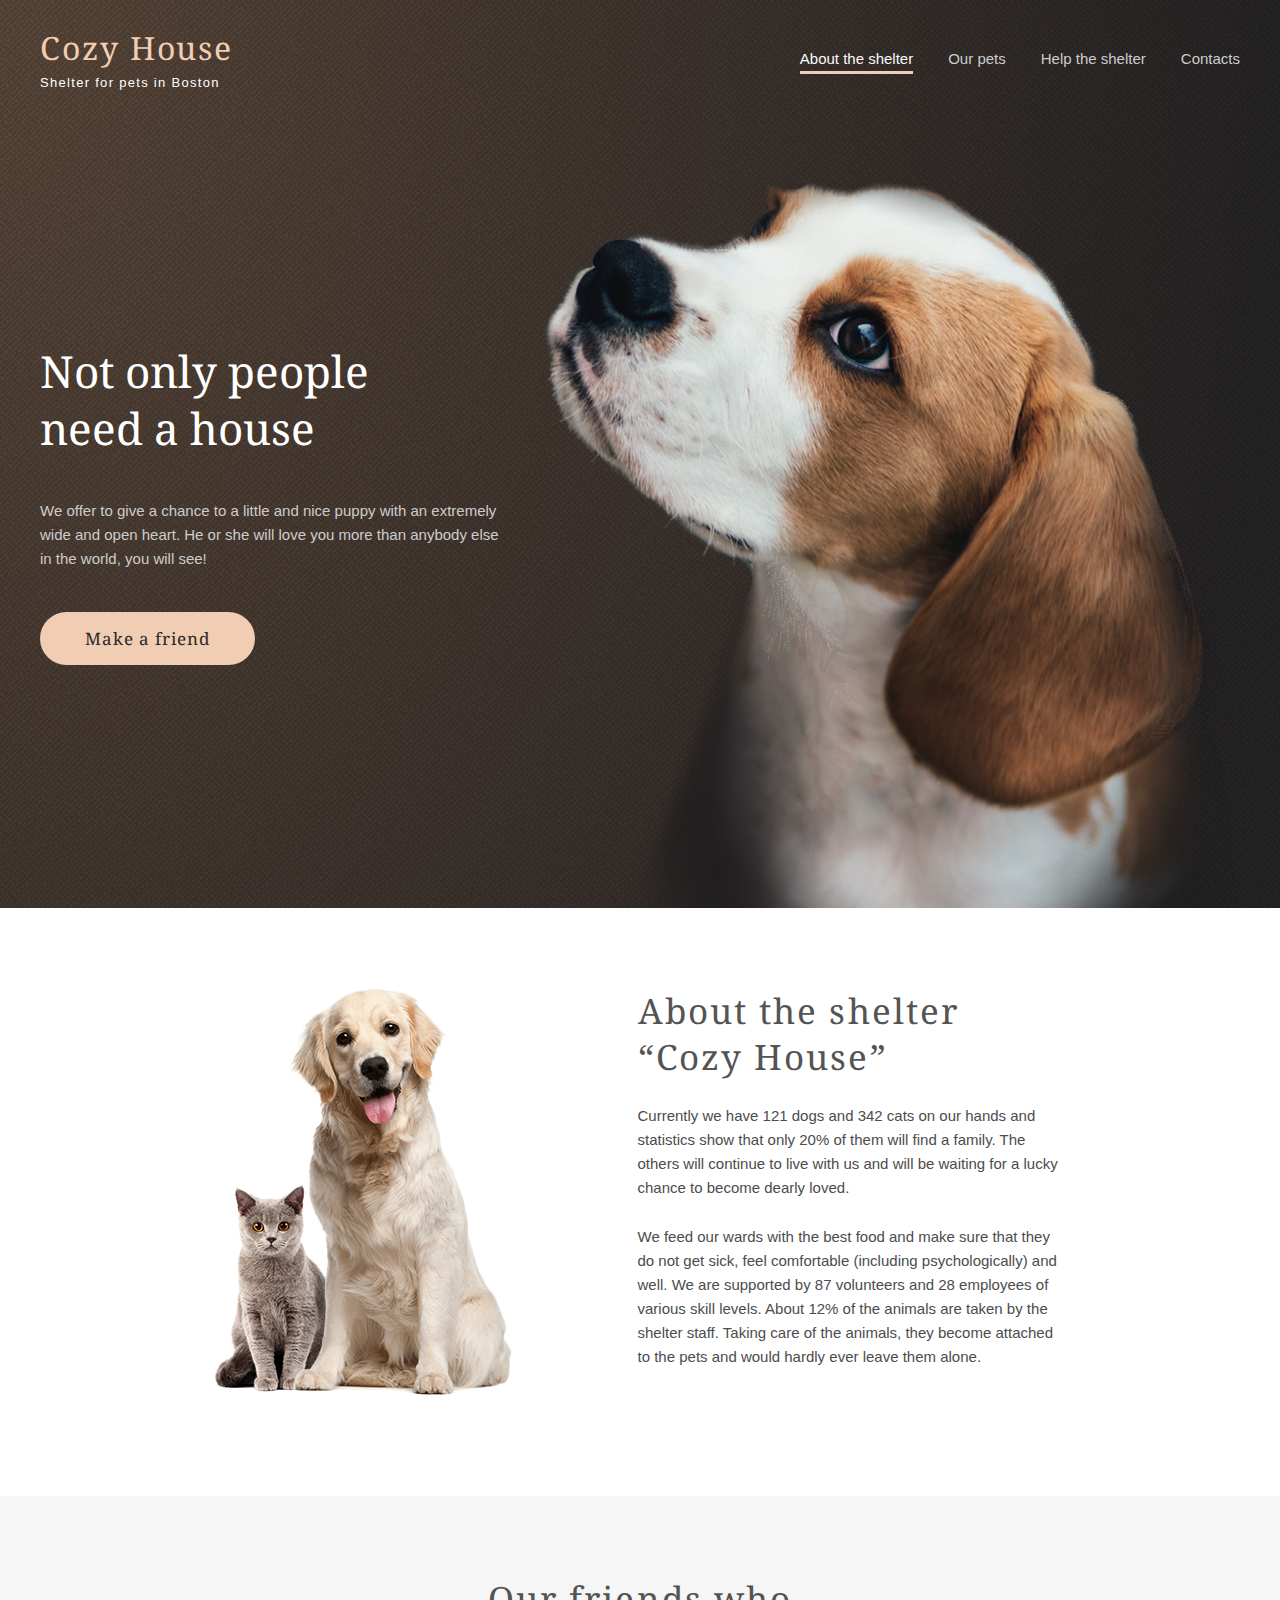
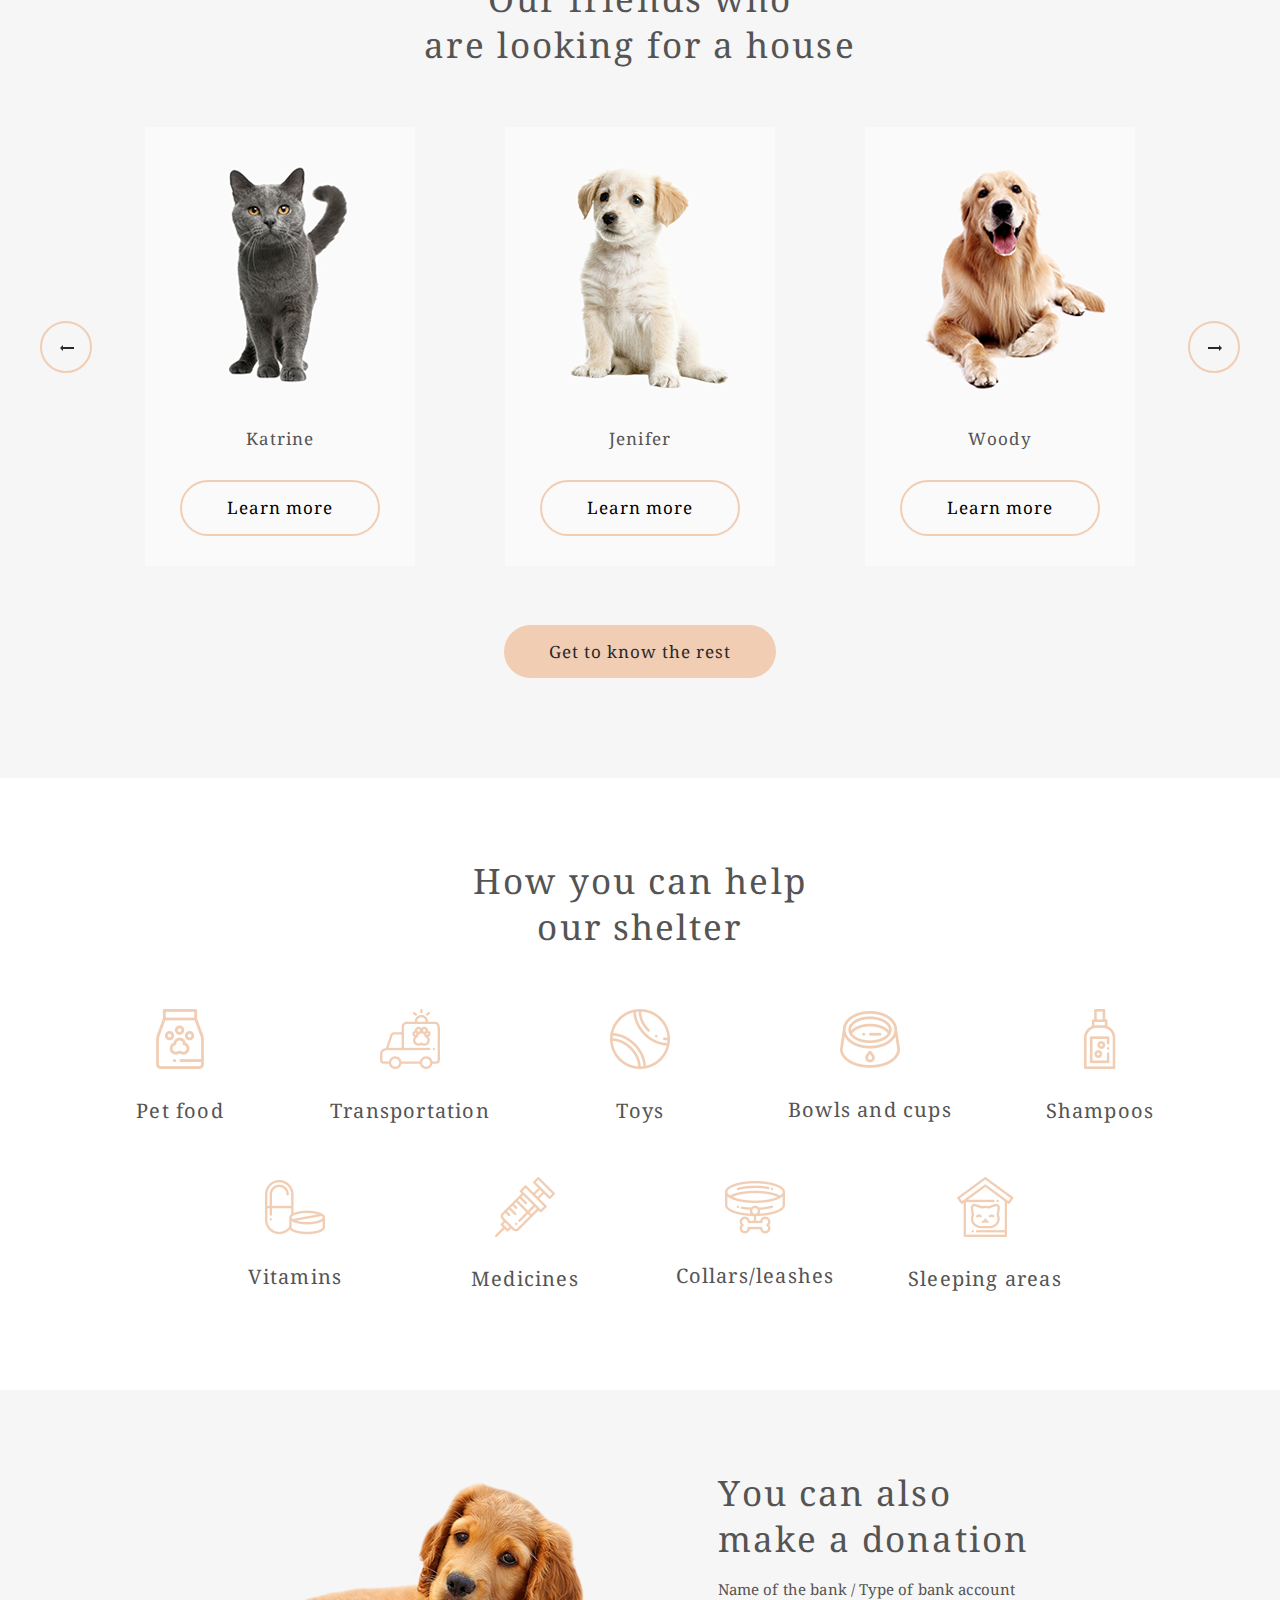
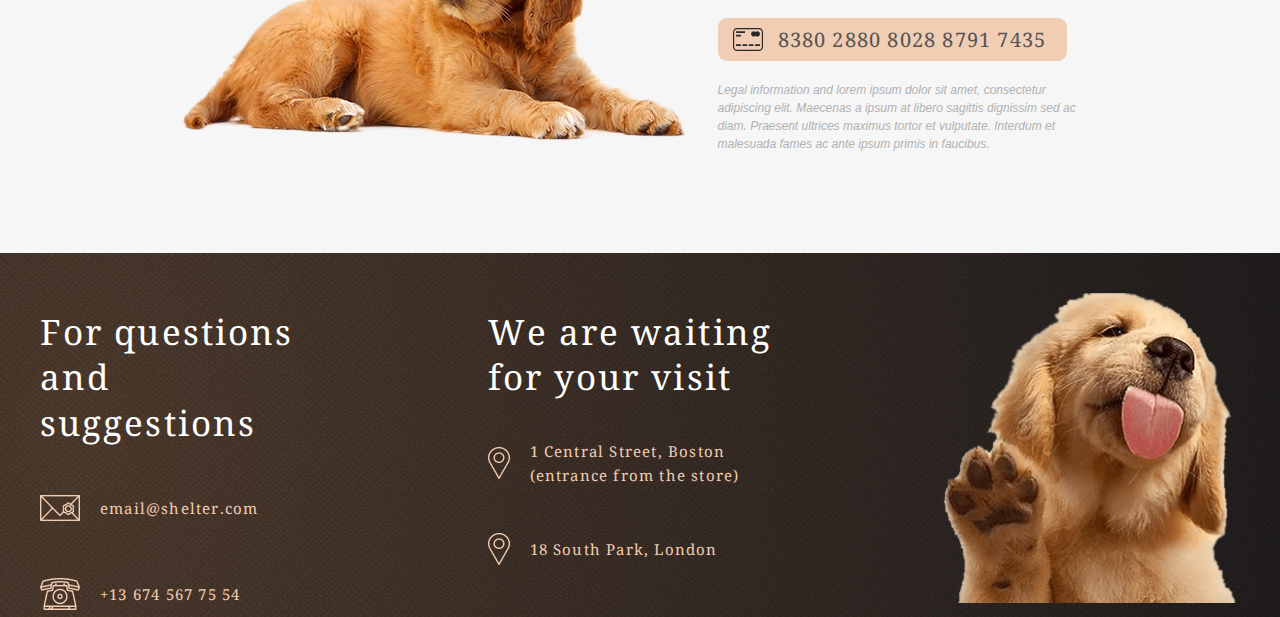
<file: index.html>
<!DOCTYPE html>
<html lang="en">
  <head>
    <meta charset="UTF-8" />
    <meta http-equiv="X-UA-Compatible" content="IE=edge" />
    <meta name="viewport" content="width=device-width, initial-scale=1.0" />
    <link rel="shortcut icon" type="image/x-icon" href="./favicon.ico" />
    <link rel="stylesheet" href="./style.css" />
    <title>Cozy house</title>
  </head>
  <body>
    <div class="wrapper-background">
      <header class="header">
        <div class="container">
          <nav class="navbar navbar_margin">
            <a href="./index.html" class="navbar__logo">
              <p class="navbar__title">Cozy House</p>
              <p class="navbar__subtitle">Shelter for pets in Boston</p>
            </a>
            <div class="navbar__nav">
              <ul class="navbar__list">
                <li>
                  <a
                    class="navbar__link navbar__link-active"
                    href="./index.html"
                    >About the shelter</a
                  >
                </li>
                <li><a class="navbar__link" href="./pets.html">Our pets</a></li>
                <li>
                  <a class="navbar__link" href="#help">Help the shelter</a>
                </li>
                <li><a class="navbar__link" href="#footer">Contacts</a></li>
              </ul>
            </div>
            <div class="burger"></div>
          </nav>
        </div>
      </header>
      <section class="not-only">
        <div class="container">
          <div class="not-only__content">
            <div class="not-only__text-wrapper">
              <h1 class="not-only__title title">
                Not only people need a house
              </h1>
              <p class="not-only__text text">
                We offer to give a chance to a little and nice puppy with an
                extremely wide and open heart. He or she will love you more than
                anybody else in the world, you will see!
              </p>
              <div class="not-only__link">
                <a aria-haspopup href="#our-friends" class="button-link"
                  >Make a friend</a
                >
              </div>
            </div>
            <img
              class="not-only__image image_mobile-size"
              src="./img/start-screen-puppy.png"
              alt="Puppy"
            />
          </div>
        </div>
      </section>
    </div>
    <main>
      <section class="about">
        <div class="container">
          <div class="about__content">
            <img
              class="about__image image_mobile-size"
              src="./img/about-pets.png"
              alt="Dog"
            />
            <div class="about__text-wrapper">
              <h2 class="subtitle about__title">
                About the shelter “Cozy House”
              </h2>
              <p class="text about__text">
                Currently we have 121 dogs and 342 cats on our hands and
                statistics show that only 20% of them will find a family. The
                others will continue to live with us and will be waiting for a
                lucky chance to become dearly loved.
              </p>
              <p class="text about__text">
                We feed our wards with the best food and make sure that they do
                not get sick, feel comfortable (including psychologically) and
                well. We are supported by 87 volunteers and 28 employees of
                various skill levels. About 12% of the animals are taken by the
                shelter staff. Taking care of the animals, they become attached
                to the pets and would hardly ever leave them alone.
              </p>
            </div>
          </div>
        </div>
      </section>
      <section id="our-friends" class="our-friends">
        <div class="container">
          <div class="our-friends__content">
            <h2 class="our-friends__title subtitle">
              Our friends who <br />
              are looking for a house
            </h2>
            <div class="our-friends__slider">
              <button class="our-friends__prev-button move-button">
                <span class="our-friends__prev-icon"></span>
              </button>
              <div class="our-friends__slider-wrapper">
                <div class="card">
                  <img
                    class="card__image"
                    src="./img/pets-katrine.png"
                    alt="Katrine cat"
                  />
                  <p class="card__text">Katrine</p>
                  <button class="card__button button-link">Learn more</button>
                </div>
                <div class="card last">
                  <img
                    class="card__image"
                    src="./img/pets-jennifer.png"
                    alt="Jenifer dog"
                  />
                  <p class="card__text">Jenifer</p>
                  <button class="card__button button-link">Learn more</button>
                </div>
                <div class="card">
                  <img
                    class="card__image"
                    src="./img/pets-woody.png"
                    alt="Woody dog"
                  />
                  <p class="card__text">Woody</p>
                  <button class="card__button button-link">Learn more</button>
                </div>
              </div>
              <button class="our-friends__next-button move-button">
                <span class="our-friends__next-icon"></span>
              </button>
            </div>
            <div class="our-friends__button-link">
              <a href="./pets.html" class="button-link">
                Get to know the rest
              </a>
            </div>
          </div>
        </div>
      </section>
      <section id="help" class="help">
        <div class="container">
          <div class="help__content">
            <h2 class="subtitle help__title">How you can help our shelter</h2>
            <div class="help__list">
              <div class="help__card">
                <img class="help__image" src="./img/food.png" alt="Food" />
                <p class="help__text">Pet food</p>
              </div>
              <div class="help__card">
                <img
                  class="help__image"
                  src="./img/transportationt.png"
                  alt="Transportation"
                />
                <p class="help__text">Transportation</p>
              </div>
              <div class="help__card">
                <img class="help__image" src="./img/toys.png" alt="Toys" />
                <p class="help__text">Toys</p>
              </div>
              <div class="help__card">
                <img
                  class="help__image"
                  src="./img/bowls-and-cups.png"
                  alt="Bowls and cups"
                />
                <p class="help__text">Bowls and cups</p>
              </div>
              <div class="help__card">
                <img
                  class="help__image"
                  src="./img/shampoos.png"
                  alt="Shampoos"
                />
                <p class="help__text">Shampoos</p>
              </div>
              <div class="help__card">
                <img
                  class="help__image"
                  src="./img/vitamins.png"
                  alt="Vitamins"
                />
                <p class="help__text">Vitamins</p>
              </div>
              <div class="help__card">
                <img
                  class="help__image"
                  src="./img/medicines.png"
                  alt="Medicines"
                />
                <p class="help__text">Medicines</p>
              </div>
              <div class="help__card">
                <img
                  class="help__image"
                  src="./img/collars-or-leashes.png"
                  alt="Collars / leashes"
                />
                <p class="help__text">Collars/leashes</p>
              </div>
              <div class="help__card">
                <img
                  class="help__image"
                  src="./img/sleeping-area.png"
                  alt="Sleeping areas"
                />
                <p class="help__text">Sleeping areas</p>
              </div>
            </div>
          </div>
        </div>
      </section>
      <section class="in-addition">
        <div class="container">
          <div class="in-addition__content">
            <img
              class="in-addition__image image_mobile-size"
              src="./img/donation-dog.png"
              alt="dog"
            />
            <div class="in-addition__text-wrapper">
              <h2 class="subtitle in-addition__title">
                You can also <br />
                make a donation
              </h2>
              <p class="text in-addition__text-bank">
                Name of the bank / Type of bank account
              </p>
              <a href="#" class="button-link in-addition__button">
                <span class="in-addition__icon"></span>
                8380 2880 8028 8791 7435
              </a>
              <p class="text in-addition__text">
                Legal information and lorem ipsum dolor sit amet, consectetur
                adipiscing elit. Maecenas a ipsum at libero sagittis dignissim
                sed ac diam. Praesent ultrices maximus tortor et vulputate.
                Interdum et malesuada fames ac ante ipsum primis in faucibus.
              </p>
            </div>
          </div>
        </div>
      </section>
    </main>
    <footer id="footer" class="footer">
      <div class="container">
        <div class="footer__content">
          <div class="footer__column">
            <h2 class="subtitle footer__title">
              For questions and suggestions
            </h2>
            <div class="footer__contact">
              <img
                class="footer__image image_mobile-size"
                src="./img/mail.png"
                alt="Email"
              />
              <a href="mailto:email@shelter.com" class="text footer__link"
                >email@shelter.com</a
              >
            </div>
            <div class="footer__contact">
              <img class="footer__image" src="./img/phone.png" alt="Phone" />
              <a href="tel:+136745677554" class="text footer__link"
                >+13 674 567 75 54</a
              >
            </div>
          </div>
          <div class="footer__column">
            <h2 class="subtitle footer__title">
              We are waiting for your visit
            </h2>
            <div class="footer__contact">
              <img class="footer__image" src="./img/pin.png" alt="Location" />
              <a
                target="_blank"
                href="https://goo.gl/maps/Eq2r2TARH9CXNdNdA"
                class="text footer__link"
                >1 Central Street, Boston (entrance from the store)</a
              >
            </div>
            <div class="footer__contact">
              <img class="footer__image" src="./img/pin.png" alt="Location" />
              <a
                target="_blank"
                href="https://goo.gl/maps/fKuABJyNnmhknuT5A"
                class="text footer__link"
                >18 South Park, London
              </a>
            </div>
          </div>
          <img src="./img/footer-puppy.png" alt="Puppy" />
        </div>
      </div>
    </footer>
    <script src="./app.js"></script>
  </body>
</html>
</file>
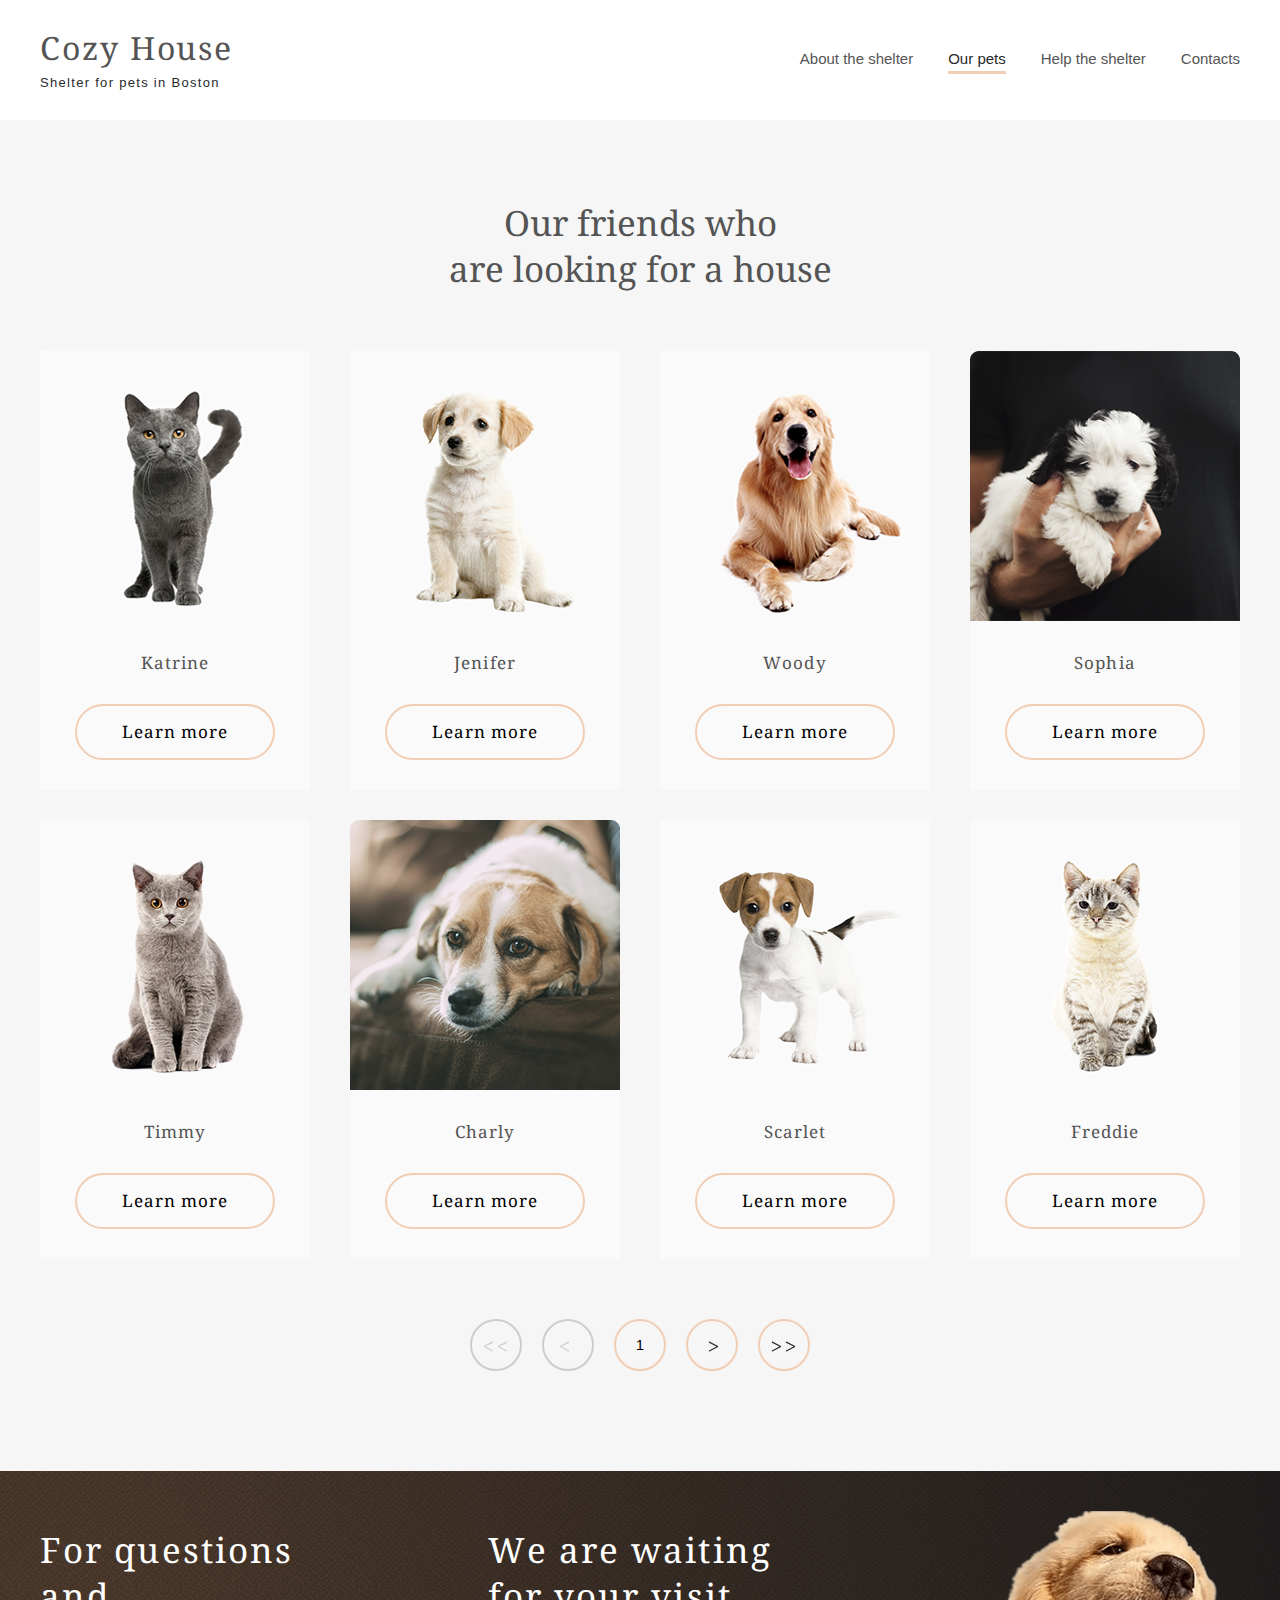
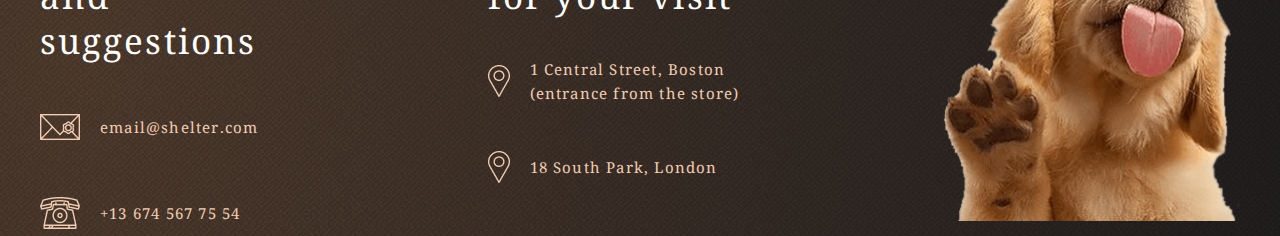
<file: pets.html>
<!DOCTYPE html>
<html lang="en">
  <head>
    <meta charset="UTF-8" />
    <meta http-equiv="X-UA-Compatible" content="IE=edge" />
    <meta name="viewport" content="width=device-width, initial-scale=1.0" />
    <link rel="shortcut icon" type="image/x-icon" href="./favicon.ico" />
    <link rel="stylesheet" href="./style.css" />
    <title>Pets</title>
  </head>
  <body>
    <header class="header header__background">
      <div class="container">
        <nav class="navbar navbar_margin">
          <a href="./index.html" class="navbar__logo">
            <p class="navbar__title navbar__title_color">Cozy House</p>
            <p class="navbar__subtitle navbar__subtitle_color">
              Shelter for pets in Boston
            </p>
          </a>
          <div class="navbar__nav navbar__nav_background">
            <ul class="navbar__list">
              <li>
                <a class="navbar__link navbar__link_color" href="./index.html"
                  >About the shelter</a
                >
              </li>
              <li>
                <a
                  class="navbar__link navbar__link-active navbar__link-active_color"
                  href="#our-friends"
                  >Our pets</a
                >
              </li>
              <li>
                <a class="navbar__link navbar__link_color" href="#help"
                  >Help the shelter</a
                >
              </li>
              <li>
                <a class="navbar__link navbar__link_color" href="#footer"
                  >Contacts</a
                >
              </li>
            </ul>
          </div>
          <div class="burger_dark burger"></div>
        </nav>
      </div>
    </header>
    <main>
      <section id="our-friends" class="our-friends">
        <div class="container">
          <div class="our-friends__content">
            <h1 class="our-friends__title title">
              Our friends who <br />
              are looking for a house
            </h1>
            <div class="our-friends__slider our-friends__slider_gap">
              <div class="card">
                <img
                  class="card__image"
                  src="./img/pets-katrine.png"
                  alt="Katrine cat"
                />
                <p class="card__text">Katrine</p>
                <button class="card__button button-link">Learn more</button>
              </div>
              <div class="card">
                <img
                  class="card__image"
                  src="./img/pets-jennifer.png"
                  alt="Jenifer dog"
                />
                <p class="card__text">Jenifer</p>
                <button class="card__button button-link">Learn more</button>
              </div>
              <div class="card">
                <img
                  class="card__image"
                  src="./img/pets-woody.png"
                  alt="Woody dog"
                />
                <p class="card__text">Woody</p>
                <button class="card__button button-link">Learn more</button>
              </div>
              <div class="card">
                <img
                  class="card__image"
                  src="./img/sophia.png"
                  alt="Sophia dog"
                />
                <p class="card__text">Sophia</p>
                <button class="card__button button-link">Learn more</button>
              </div>
              <div class="card">
                <img
                  class="card__image"
                  src="./img/pets-timmy.png"
                  alt="Timmy cat"
                />
                <p class="card__text">Timmy</p>
                <button class="card__button button-link">Learn more</button>
              </div>
              <div class="card">
                <img
                  class="card__image"
                  src="./img/pets-charly.png"
                  alt="Charly dog"
                />
                <p class="card__text">Charly</p>
                <button class="card__button button-link">Learn more</button>
              </div>
              <div class="card">
                <img
                  class="card__image"
                  src="./img/pets-scarlet.png"
                  alt="Scrlet dog"
                />
                <p class="card__text">Scarlet</p>
                <button class="card__button button-link">Learn more</button>
              </div>
              <div class="card">
                <img
                  class="card__image"
                  src="./img/pets-freddie.png"
                  alt="Freddie cat"
                />
                <p class="card__text">Freddie</p>
                <button class="card__button button-link">Learn more</button>
              </div>
            </div>
            <div class="our-friends__pagination">
              <button
                class="our-friends__first-button move-button move-button_position move-button_inactive"
              >
                <span class="our-friends__first-icon"></span>
              </button>
              <button
                class="our-friends__back-button move-button move-button_position move-button_inactive"
              >
                <span class="our-friends__back-icon"></span>
              </button>
              <button
                class="our-friends__number-button move-button move-button_position"
              >
                <span class="our-friends__number-icon text">1</span>
              </button>
              <button
                class="our-friends__forward-button move-button move-button_position"
              >
                <span class="our-friends__forward-icon"></span>
              </button>
              <button
                class="our-friends__last-button move-button move-button_position"
              >
                <span class="our-friends__last-icon"></span>
              </button>
            </div>
          </div>
        </div>
      </section>
    </main>
    <footer id="footer" class="footer">
      <div class="container">
        <div class="footer__content">
          <div class="footer__column">
            <h2 class="subtitle footer__title">
              For questions and suggestions
            </h2>
            <div class="footer__contact">
              <img class="footer__image" src="./img/mail.png" alt="Email" />
              <a href="mailto:email@shelter.com" class="text footer__link"
                >email@shelter.com</a
              >
            </div>
            <div class="footer__contact">
              <img class="footer__image" src="./img/phone.png" alt="Phone" />
              <a href="tel:+136745677554" class="text footer__link"
                >+13 674 567 75 54</a
              >
            </div>
          </div>
          <div class="footer__column">
            <h2 class="subtitle footer__title">
              We are waiting for your visit
            </h2>
            <div class="footer__contact">
              <img class="footer__image" src="./img/pin.png" alt="Location" />
              <a
                target="_blank"
                href="https://goo.gl/maps/Eq2r2TARH9CXNdNdA"
                class="text footer__link"
                >1 Central Street, Boston (entrance from the store)</a
              >
            </div>
            <div class="footer__contact">
              <img class="footer__image" src="./img/pin.png" alt="Location" />
              <a
                target="_blank"
                href="https://goo.gl/maps/fKuABJyNnmhknuT5A"
                class="text footer__link"
                >18 South Park, London
              </a>
            </div>
          </div>
          <img src="./img/footer-puppy.png" alt="Puppy" />
        </div>
      </div>
    </footer>
    <script src="./app-pets.js"></script>
  </body>
</html>
</file>
<file: style.css>
* {
  box-sizing: border-box;
  margin: 0;
  padding: 0;
}

html {
  font-size: 10px;
  scroll-behavior: smooth;
}

body {
  font-family: 'Arial';
}

:root {
  --color-primary: #f1cdb3;
  --color-primary-light: #fddcc4;
  --color-light: #ffffff;
  --color-background: #f6f6f6;
  --color-text-dark-xl: #4c4c4c;
  --color-text-dark: #545454;
  --color-text-dark-s: #b2b2b2;
  --color-text-light: #cdcdcd;
  --color-text-button: #292929;
  --color-active-link: #fafafa;

  --background-main-gradient: url(./img/background/noise_transparent@2x.png),
    radial-gradient(100% 215.42% at 0% 0%, #5b483a 0%, #262425 100%), #211f20;
  --background-footer-gradient: url(./img/background/noise_transparent@2x.png),
    radial-gradient(110.67% 538.64% at 5.73% 50%, #513d2f 0%, #1a1a1c 100%),
    #211f20;

  --font-size-title: 4.4rem;
  --font-size-subtitle: 3.5rem;
  --font-size-text: 1.5rem;
  --font-size-button: 1.7rem;
  --font-size-link: 2rem;

  --content-width: 1280px;
  --tablet-width: 768px;
  --mobile-width: 320px;
}

@font-face {
  font-family: Georgia;
  src: url(./fonts/NotoSerifGeorgian-VariableFont_wdth_wght.woff);
  font-weight: 400;
}

.container {
  max-width: var(--content-width);
  width: 100%;
  margin: 0 auto;
  padding: 0 40px;
}

/** Common Blocks **/

.title {
  font-family: 'Georgia';
  font-style: normal;
  font-weight: 400;
  font-size: var(--font-size-title);
  line-height: 130%;
}

.text {
  font-style: normal;
  font-weight: 400;
  font-size: var(--font-size-text);
  line-height: 160%;
}

.button-link {
  text-align: center;
  border-radius: 100px;
  cursor: pointer;
  font-family: 'Georgia';
  font-style: normal;
  font-weight: 400;
  font-size: var(--font-size-button);
  line-height: 130%;
  letter-spacing: 0.06em;
  border: 0;
}

.subtitle {
  font-family: 'Georgia';
  font-style: normal;
  font-weight: 400;
  font-size: var(--font-size-subtitle);
  line-height: 130%;
  letter-spacing: 0.06em;
}

/**Header**/

.wrapper-background {
  background: var(--background-main-gradient);
}

.header__background {
  background-color: var(--color-light);
}

.navbar {
  display: flex;
  justify-content: space-between;
  align-items: center;
}

.navbar_margin {
  padding: 30px 0;
}

.navbar__logo {
  cursor: pointer;
  text-decoration: none;
}

.navbar__title {
  font-family: 'Georgia';
  font-weight: 400;
  font-size: 3.2rem;
  line-height: 110%;
  letter-spacing: 0.06em;
  color: var(--color-primary);
  margin-bottom: 10px;
}

.navbar__title_color {
  color: var(--color-text-dark);
}

.navbar__subtitle {
  font-style: normal;
  font-weight: 400;
  font-size: 13px;
  line-height: 15px;
  letter-spacing: 0.1em;
  color: var(--color-light);
}

.navbar__subtitle_color {
  color: var(--color-text-button);
}

.navbar__list {
  display: flex;
  list-style-type: none;
  column-gap: 35px;
}

.navbar__link {
  font-style: normal;
  font-weight: 400;
  font-size: var(--font-size-text);
  line-height: 160%;
  color: var(--color-text-light);
  cursor: pointer;
  text-decoration: none;
}

.navbar__link_color {
  color: var(--color-text-dark);
}

.navbar__link::after {
  content: '';
  display: block;
  height: 0.2em;
  width: 0;
  background-color: var(--color-primary);
  transition: width 0.5s ease-out;
}

.navbar__link-active {
  color: var(--color-active-link);
  cursor: default;
}

.navbar__link-active_color {
  color: var(--color-text-button);
}

.navbar__link-active::after {
  color: var(--color-active-link);
  width: 100%;
}

.navbar__link:hover::after,
.navbar__link:focus::after {
  color: var(--color-active-link);
  width: 100%;
}

.burger {
  background: url(./img/svg/burger.svg) no-repeat;
  width: 30px;
  height: 26px;
  display: none;
  cursor: pointer;
  transition: transform 1s;
}

.burger_dark {
  background: url(./img/svg/burger-dark.svg) no-repeat;
}

.burger_move {
  transform: rotate(90deg);
}

/** Section Not only**/

.not-only__content {
  display: flex;
  justify-content: space-between;
  align-items: end;
  padding-top: 60px;
}

.not-only__text-wrapper {
  max-width: 460px;
  margin-bottom: 243px;
  display: flex;
  flex-direction: column;
  row-gap: 42px;
}

.not-only__title {
  width: 330px;
  color: var(--color-light);
}

.not-only__text {
  color: var(--color-text-light);
}

.not-only__link {
  margin: 15px 0;
}

.not-only__link a {
  font-size: var(--font-size-button);
  padding: 15px 45px;
  background-color: var(--color-primary);
  color: var(--color-text-button);
  text-decoration: none;
}

.not-only__link a:hover {
  background-color: var(--color-primary-light);
}

.not-only__image {
  max-width: 698px;
}

/** Section About **/

.about__content {
  display: flex;
  justify-content: center;
  column-gap: 125px;
  padding: 80px 0 100px;
}

.about__image {
  max-width: 300px;
}

.about__text-wrapper {
  max-width: 430px;
  display: flex;
  flex-direction: column;
  row-gap: 25px;
}

.about__title {
  color: var(--color-text-dark);
}

.about__text {
  color: var(--color-text-dark-xl);
}

/** Section Our friends **/

.our-friends {
  background-color: var(--color-background);
}

.our-friends__content {
  display: flex;
  flex-direction: column;
  align-items: center;
  row-gap: 60px;
  padding-top: 80px;
  padding-bottom: 100px;
}

.our-friends__title {
  color: var(--color-text-dark);
  max-width: 435px;
  font-size: var(--font-size-subtitle);
  text-align: center;
}

.our-friends__slider {
  display: flex;
  column-gap: 53px;
  align-items: center;
  justify-content: center;
}

.our-friends__slider-wrapper {
  display: flex;
  column-gap: 90px;
  justify-content: center;
}

.our-friends__slider_gap {
  flex-wrap: wrap;
  row-gap: 30px;
  column-gap: 40px;
}

.move-button {
  position: relative;
  width: 52px;
  height: 52px;
  border-radius: 50%;
  border: 2px solid var(--color-primary);
  background: var(--color-background);
  cursor: pointer;
}

.move-button_inactive {
  border: 2px solid var(--color-text-light);
  cursor: default;
}

.move-button:hover {
  background: var(--color-primary-light);
  border-color: var(--color-primary-light);
}

.move-button_inactive:hover {
  background: var(--color-background);
  border-color: var(--color-text-light);
}

.our-friends__prev-icon {
  position: absolute;
  background: url(./img/svg/arrow-prev.svg) no-repeat;
  width: 14px;
  height: 6px;
  top: 22px;
  left: 18px;
}

.our-friends__next-icon {
  position: absolute;
  background: url(./img/svg/arrow-next.svg) no-repeat;
  width: 14px;
  height: 6px;
  top: 22px;
  left: 18px;
}

.our-friends__pagination {
  display: flex;
  justify-content: center;
  column-gap: 20px;
}

.our-friends__first-icon {
  position: absolute;
  background: url(./img/svg/first.svg) no-repeat;
  width: 27px;
  height: 23px;
  top: 20px;
  right: 10px;
}

.our-friends__back-icon {
  position: absolute;
  background: url(./img/svg/back.svg) no-repeat;
  width: 13px;
  height: 23px;
  top: 20px;
  right: 20px;
}

.our-friends__forward-icon {
  position: absolute;
  background: url(./img/svg/forward.svg) no-repeat;
  width: 13px;
  height: 23px;
  top: 20px;
  right: 14px;
}

.our-friends__last-icon {
  position: absolute;
  background: url(./img/svg/last.svg) no-repeat;
  width: 27px;
  height: 23px;
  top: 20px;
  right: 10px;
}

.our-friends__button-link {
  margin: 15px 0 15px;
}

.our-friends__button-link a {
  text-decoration: none;
  color: var(--color-text-button);
}

.our-friends__button-link a {
  padding: 15px 45px;
  border-radius: 100px;
  background: var(--color-primary);
}

.our-friends__button-link a:hover {
  background: var(--color-primary-light);
}

/** Block Card **/

.card {
  display: flex;
  flex-direction: column;
  align-items: center;
  row-gap: 30px;
  background-color: var(--color-active-link);
  max-width: 270px;
  cursor: pointer;
}

.card:hover {
  background: var(--color-light);
}

.card:hover .card__button {
  background: var(--color-primary-light);
  border-color: var(--color-primary-light);
}

.card__text {
  font-family: 'Georgia';
  font-style: normal;
  font-weight: 400;
  font-size: var(--font-size-button);
  line-height: 23px;
  letter-spacing: 0.06em;
  color: var(--color-text-dark);
}

.card__button {
  padding: 15px 45px;
  border: 2px solid var(--color-primary);
  border-radius: 100px;
  margin-bottom: 30px;
  background-color: var(--color-active-link);
}

/** Section Help **/

.help__content {
  padding: 80px 0 100px;
  display: flex;
  flex-direction: column;
  row-gap: 60px;
  justify-content: center;
  align-items: center;
}

.help__title {
  max-width: 344px;
  text-align: center;
  color: var(--color-text-dark);
}

.help__list {
  display: flex;
  justify-content: center;
  align-items: center;
  flex-wrap: wrap;
  column-gap: 60px;
  row-gap: 55px;
}

.help__card {
  display: flex;
  flex-direction: column;
  align-items: center;
  justify-content: center;
  row-gap: 30px;
  width: 170px;
}

.help__text {
  font-family: 'Georgia';
  font-style: normal;
  font-weight: 400;
  font-size: var(--font-size-link);
  line-height: 115%;
  letter-spacing: 0.06em;
  color: var(--color-text-dark);
}

/** In addition **/

.in-addition {
  background-color: var(--color-background);
}

.in-addition__content {
  display: flex;
  justify-content: center;
  align-items: center;
  column-gap: 30px;
  padding: 80px 0 100px;
}

.in-addition__text-wrapper {
  color: var(--color-text-dark);
  max-width: 380px;
  display: flex;
  flex-direction: column;
  row-gap: 20px;
}

.in-addition__text-bank {
  font-family: 'Georgia';
  line-height: 110%;
  letter-spacing: 0.01em;
}

.in-addition__image {
  max-width: 505px;
}

.in-addition__button {
  max-width: 349px;
  padding: 10px 15px;
  background: var(--color-primary);
  border-radius: 9px;
  display: flex;
  align-items: center;
  font-size: var(--font-size-link);
  line-height: 115%;
  letter-spacing: 0.06em;
  color: var(--color-text-dark);
  text-decoration: none;
}

.in-addition__icon {
  background: url(./img/svg/credit-card.svg);
  display: inline-block;
  margin-right: 15px;
  width: 30px;
  height: 23px;
}

.in-addition__button:hover {
  background-color: var(--color-primary-light);
}

.in-addition__text {
  color: var(--color-text-dark-s);
  font-style: italic;
  font-size: 1.2rem;
  line-height: 150%;
}

/** Footer **/

.footer {
  background: var(--background-footer-gradient);
}

.footer__content {
  display: flex;
  justify-content: space-between;
  align-items: start;
  padding-top: 40px;
}

.footer__column-wrapper {
  margin-bottom: 60px;
}

.footer__column {
  display: flex;
  flex-direction: column;
  row-gap: 40px;
  margin-top: 16px;
}

.footer__column:first-child {
  max-width: 297px;
}

.footer__column:nth-last-child(2) {
  max-width: 302px;
}

.footer__title {
  color: #ffffff;
}

.footer__contact {
  display: flex;
  align-items: center;
  font-family: 'Georgia';
  font-size: var(--font-size-link);
  line-height: 115%;
  letter-spacing: 0.06em;
  color: var(--color-primary);
  height: 46px;
}

.footer__contact a {
  margin-left: 20px;
}

.footer__image {
  max-width: 300px;
}

.footer__link {
  text-decoration: none;
  color: var(--color-primary);
}

.footer__link:hover {
  color: var(--color-active-link);
}

@media screen and (max-width: 1200px) {
  .our-friends__slider-wrapper .card:last-child {
    display: none;
  }
}

@media screen and (max-width: 1068px) {
  .not-only__content {
    flex-direction: column;
    align-items: end;
  }

  .not-only__text-wrapper {
    margin: 0 auto 100px;
  }

  .not-only__image {
    max-width: 569px;
  }

  .about__content {
    flex-direction: column-reverse;
    row-gap: 80px;
    align-items: center;
  }

  .our-friends__slider {
    column-gap: 12px;
  }

  .our-friends__slider-wrapper {
    column-gap: 40px;
  }

  .in-addition__content {
    flex-direction: column-reverse;
    row-gap: 60px;
  }

  .footer__content {
    flex-wrap: wrap;
    align-items: center;
    justify-content: center;
    column-gap: 60px;
    row-gap: 65px;
  }
}

@media screen and (max-width: 768px) {
  .container {
    padding: 0 30px;
  }

  .burger {
    display: block;
  }

  .navbar__nav {
    position: absolute;
    right: -100vw;
    top: 0px;
    width: 320px;
    height: 100%;
    background-color: var(--color-text-button);
    transition: right 1s;
  }

  .navbar__nav_background {
    background-color: var(--color-light);
  }

  .navbar__list {
    display: flex;
    flex-direction: column;
    align-items: center;
    justify-content: center;
    row-gap: 40px;
    padding-top: 50%;
  }

  .navbar__link {
    font-size: 3.2rem;
  }

  .navbar__nav_visible {
    right: 0px;
    transition: right 1s;
  }
}

@media screen and (max-width: 710px) {
  .our-friends__slider-wrapper .card:nth-child(2) {
    display: none;
  }

  .image_mobile-size {
    max-width: 260px;
  }
}

@media screen and (max-width: 400px) {
  .container {
    padding: 0 10px;
  }

  .subtitle,
  .title {
    font-size: 2.5rem;
    text-align: center;
  }

  p {
    text-align: center;
  }

  .not-only__link {
    margin: 0 auto;
    padding-top: 15px;
  }

  .not-only__title {
    max-width: 200px;
    margin: 0 auto;
  }

  .our-friends__slider .our-friends__prev-button {
    position: absolute;
    top: 458px;
    right: 180px;
  }
  .our-friends__slider .our-friends__next-button {
    position: absolute;
    top: 458px;
    left: 180px;
  }

  .our-friends__slider {
    flex-direction: column;
    position: relative;
  }

  .our-friends__button-link {
    margin-top: 72px;
  }

  .in-addition__button {
    font-size: 1.5rem;
  }

  .footer__contact {
    justify-content: center;
  }

  .our-friends__pagination {
    column-gap: 10px;
  }

  .our-friends__content .card:nth-child(n + 4) {
    display: none;
  }
}
</file>
